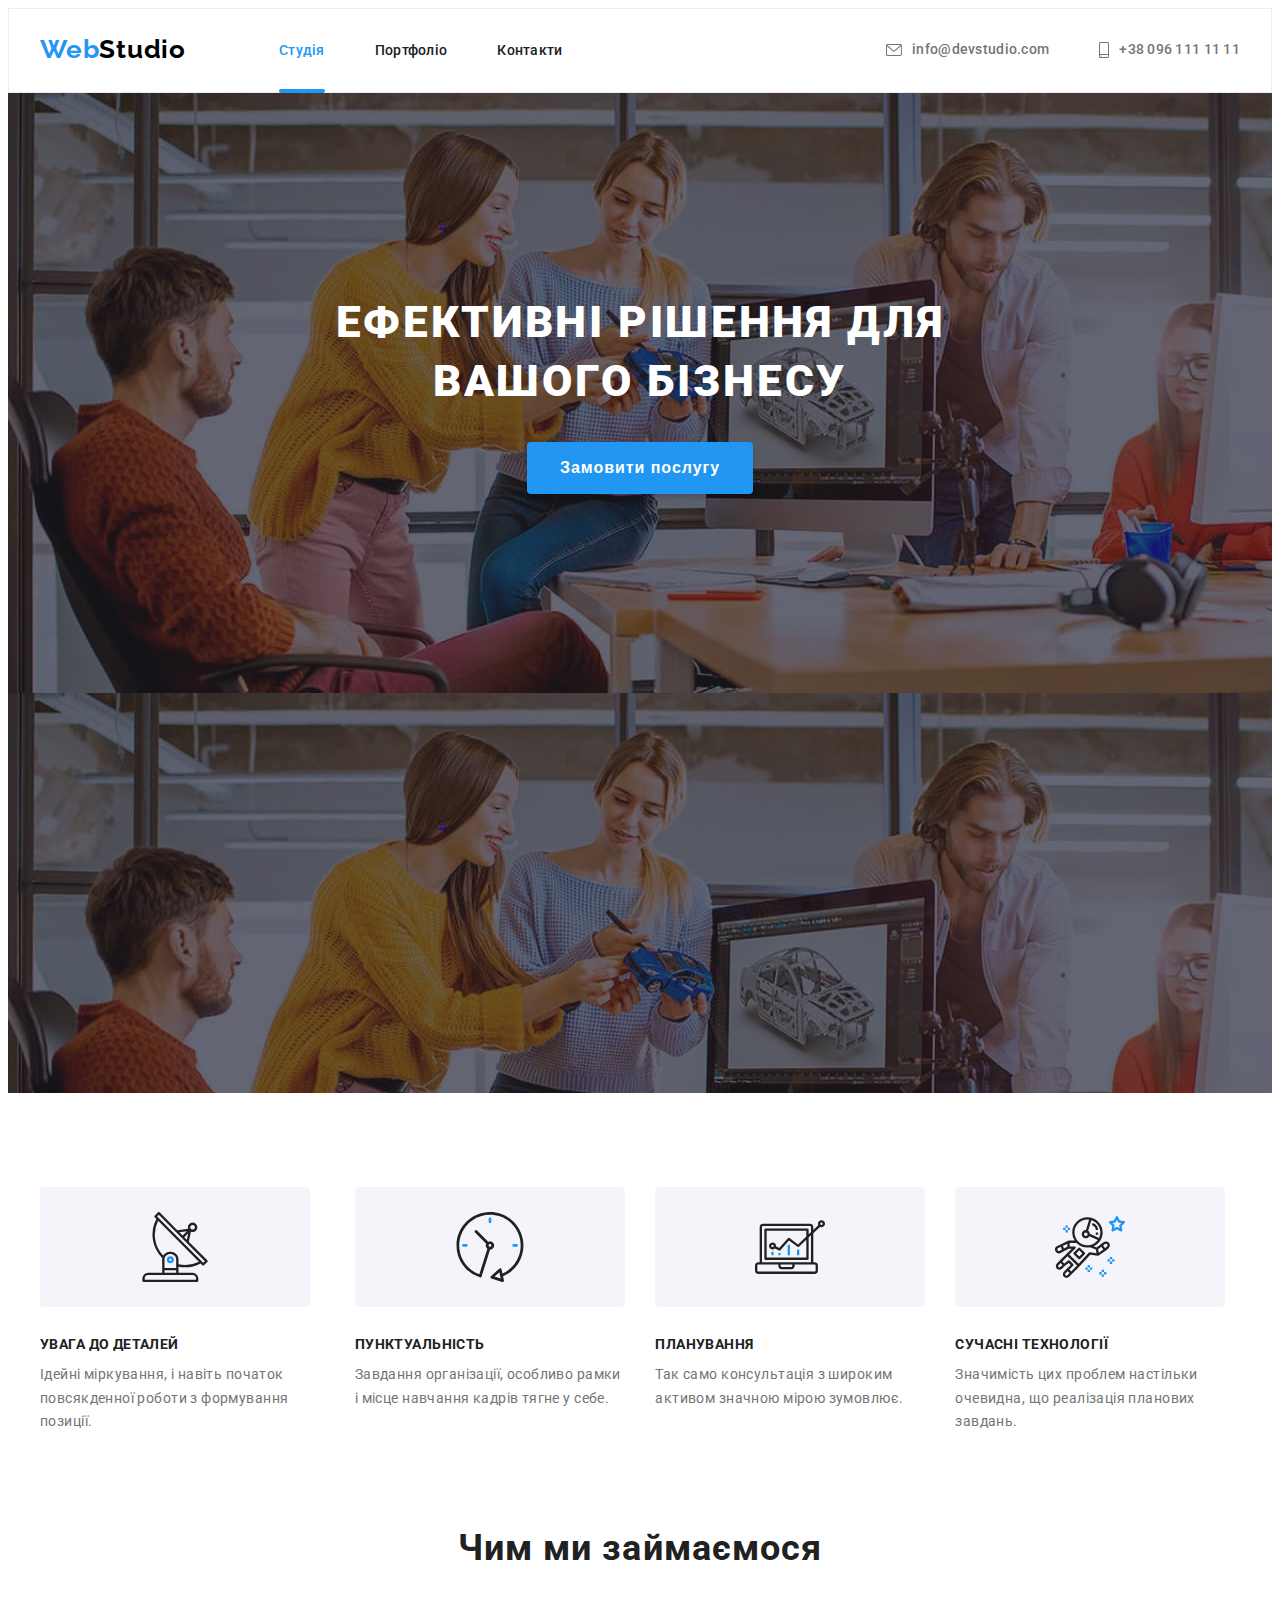
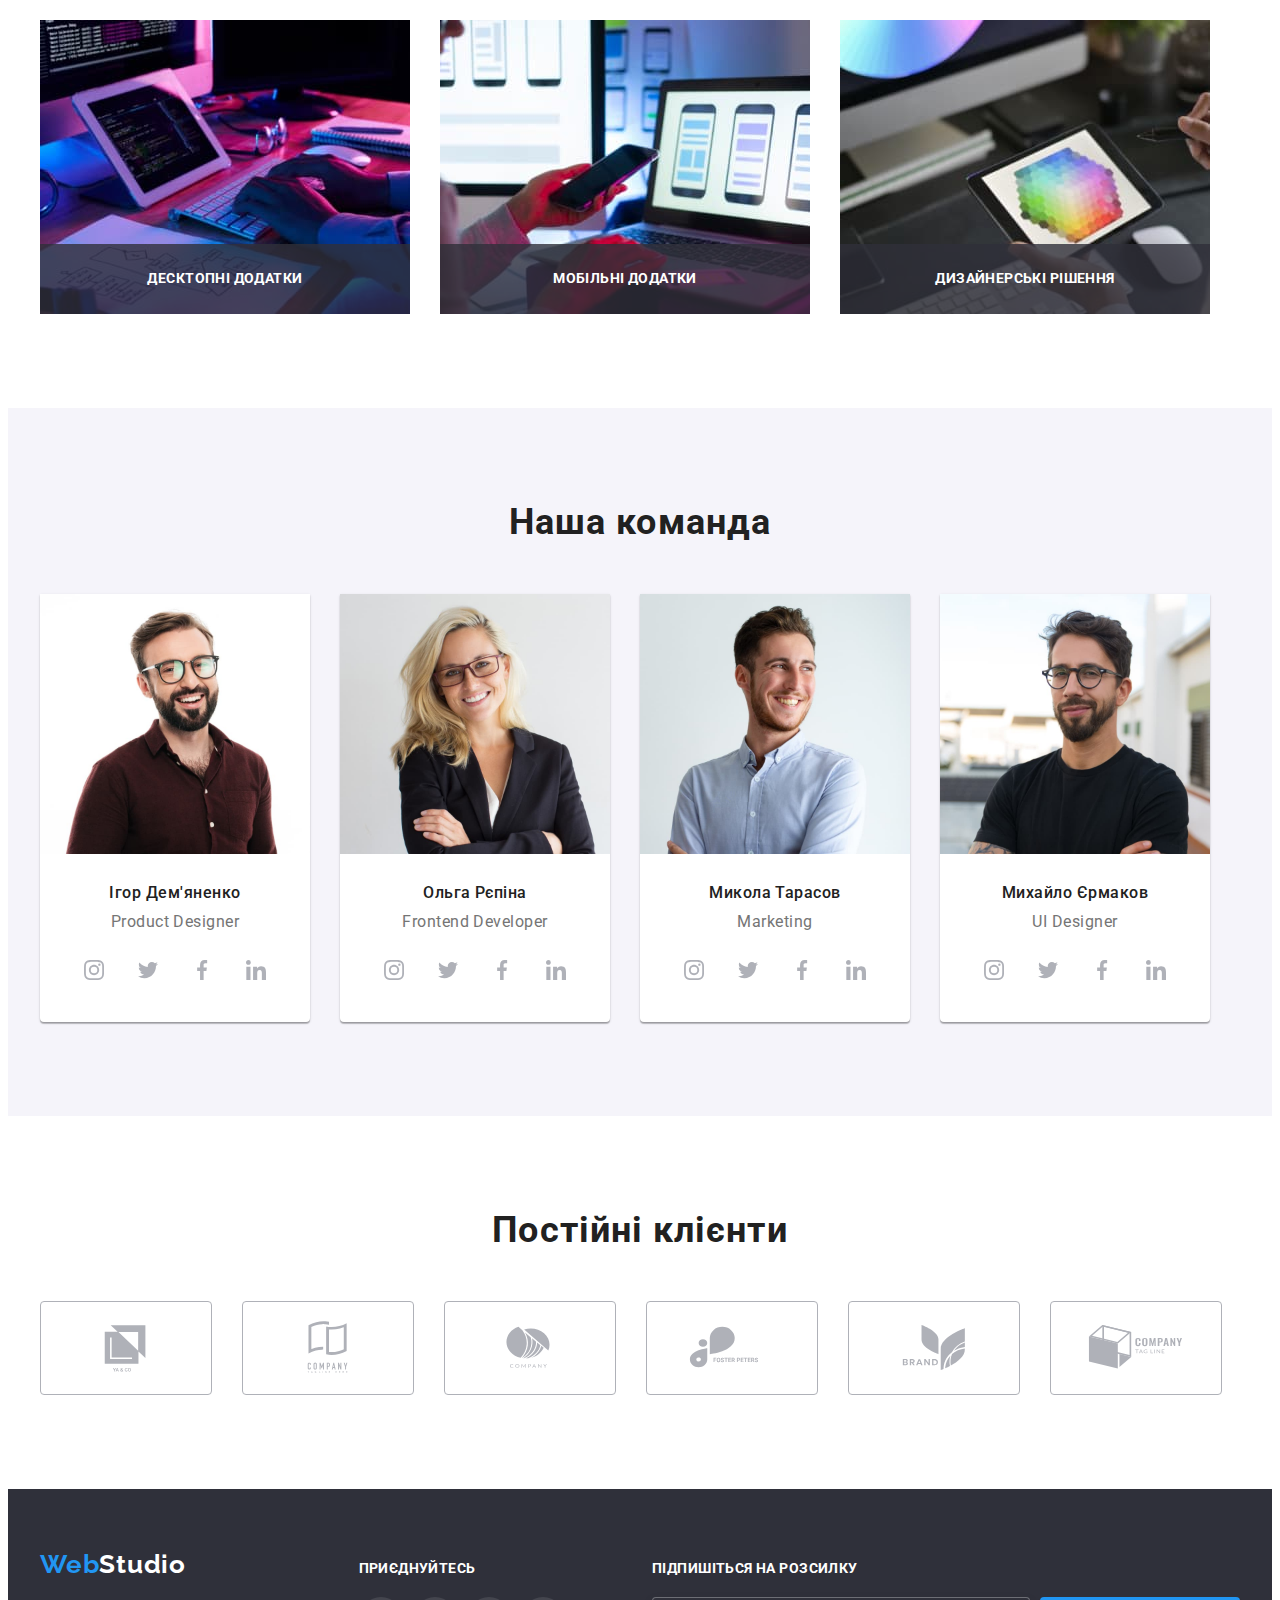
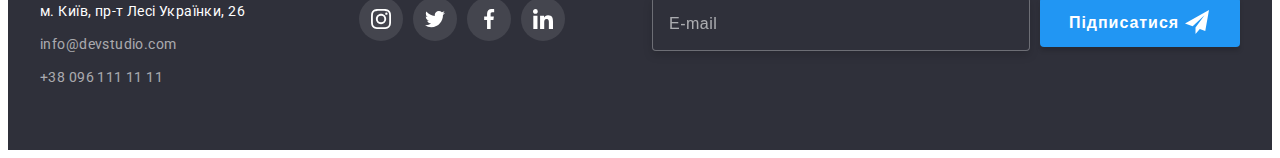
<file: index.html>
<!DOCTYPE html>
<html lang="uk">
  <head>
    <meta charset="UTF-8" />
    <meta http-equiv="X-UA-Compatible" content="IE=edge" />
    <meta name="viewport" content="width=device-width, initial-scale=1.0" />
    <title>Document</title>
    <link rel="preconnect" href="https://fonts.googleapis.com" />
    <link rel="preconnect" href="https://fonts.gstatic.com" crossorigin />
    <link
      href="https://fonts.googleapis.com/css2?family=Raleway:wght@700&family=Roboto:wght@400;500;700;900&display=swap"
      rel="stylesheet"
    />
    <link
      rel="stylesheet"
      href="https://cdnjs.cloudflare.com/ajax/libs/modern-normalize/1.1.0/modern-normalize.min.css"
      integrity="sha512-wpPYUAdjBVSE4KJnH1VR1HeZfpl1ub8YT/NKx4PuQ5NmX2tKuGu6U/JRp5y+Y8XG2tV+wKQpNHVUX03MfMFn9Q=="
      crossorigin="anonymous"
      referrerpolicy="no-referrer"
    />
    <link rel="stylesheet" href="./css/styles.css" />
  </head>
  <body>
    <!--Верхня лінія-->
    <header class="header">
      <div class="container container-header">
        <nav class="nav">
          <a href="./index.html" class="logo link" lang="en"
            >Web<span class="studio link">Studio</span></a
          >
          <ul class="site-nav list">
            <li class="item"><a href="./index.html" class="link current">Студія</a></li>
            <li class="item"><a href="./portfolio.html" class="link">Портфоліо</a></li>
            <li class="item"><a href="#" class="link">Контакти</a></li>
          </ul>
        </nav>
        <ul class="contacts-nav list">
          <li class="contacts-item item">
            <a href="mailto:info@devstudio.com" class="link"
              ><svg class="contacts-icon" width="16" height="12">
                <use href="./images/icons.svg#icon-envelope"></use>
              </svg>
              info@devstudio.com</a
            >
          </li>
          <li class="contacts-item item">
            <a href="tel:+380961111111" class="link"
              ><svg class="contacts-icon" width="10" height="16">
                <use href="./images/icons.svg#icon-smartphone"></use>
              </svg>
              +38 096 111 11 11</a
            >
          </li>
        </ul>
      </div>
    </header>
    <main class="main">
      <!--Шапка-->
      <section class="hero">
        <div class="container container-hero">
          <h1 class="hero-title">Ефективні рішення для вашого бізнесу</h1>
          <button class="button primary" type="button" data-modal-open>Замовити послугу</button>
        </div>
      </section>
      <!--Особливості-->
      <section class="section-feature">
        <div class="container container-feature">
          <ul class="feature list">
            <li class="feature-item">
              <div class="feature-ikon-item">
                <svg class="feature-ikon" width="70" height="70">
                  <use href="./images/icons.svg#icon-antenna"></use>
                </svg>
              </div>
              <h2 class="feature-title">УВАГА ДО ДЕТАЛЕЙ</h2>
              <p class="feature-text">
                Ідейні міркування, і навіть початок повсякденної роботи з формування позиції.
              </p>
            </li>
            <li class="feature-item">
              <div class="feature-ikon-item">
                <svg class="feature-ikon" width="70" height="70">
                  <use href="./images/icons.svg#icon-clock"></use>
                </svg>
              </div>
              <h2 class="feature-title">ПУНКТУАЛЬНІСТЬ</h2>
              <p class="feature-text">
                Завдання організації, особливо рамки і місце навчання кадрів тягне у себе.
              </p>
            </li>
            <li class="feature-item">
              <div class="feature-ikon-item">
                <svg class="feature-ikon" width="70" height="70">
                  <use href="./images/icons.svg#icon-diagram"></use>
                </svg>
              </div>
              <h2 class="feature-title">ПЛАНУВАННЯ</h2>
              <p class="feature-text">
                Так само консультація з широким активом значною мірою зумовлює.
              </p>
            </li>
            <li class="feature-item">
              <div class="feature-ikon-item">
                <svg class="feature-ikon" width="70" height="70">
                  <use href="./images/icons.svg#icon-astronaut"></use>
                </svg>
              </div>
              <h2 class="feature-title">СУЧАСНІ ТЕХНОЛОГІЇ</h2>
              <p class="feature-text">
                Значимість цих проблем настільки очевидна, що реалізація планових завдань.
              </p>
            </li>
          </ul>
        </div>
      </section>
      <!--Чим ми займаємося-->
      <section class="section-content">
        <div class="container container-content">
          <h3 class="content-title">Чим ми займаємося</h3>
          <ul class="content list">
            <li class="content-item">
              <img
                class="images-work"
                src="./images/box1.jpg"
                alt="frontend-work"
                width="370"
                height="294"
              />
              <p class="content-top-text">Десктопні додатки</p>
            </li>
            <li class="content-item">
              <img
                class="images-work"
                src="./images/box2.jpg"
                alt="styles-work"
                width="370"
                height="294"
              />
              <p class="content-top-text">Мобільні додатки</p>
            </li>
            <li class="content-item">
              <img
                class="images-work"
                src="./images/box3.jpg"
                alt="design-work"
                width="370"
                height="294"
              />
              <p class="content-top-text">Дизайнерські рішення</p>
            </li>
          </ul>
        </div>
      </section>
      <!--Наша команда-->
      <section class="section-team">
        <div class="container container-team">
          <h3 class="team-title">Наша команда</h3>
          <ul class="team list">
            <li class="team-item">
              <img
                class="images-team no-gap"
                src="./images/team1.jpg"
                alt="worker1"
                width="270"
                height="260"
              />
              <h4 class="team-name">Ігор Дем'яненко</h4>
              <p class="team-class">Product Designer</p>
              <ul class="team-soc list">
                <li class="team-soc-item">
                  <a href="" class="team-soc-link link">
                    <svg class="team-soc-icon" width="20" height="20">
                      <use href="./images/icons.svg#icon-instagram"></use>
                    </svg>
                  </a>
                </li>
                <li class="team-soc-item">
                  <a href="" class="team-soc-link link">
                    <svg class="team-soc-icon" width="20" height="20">
                      <use href="./images/icons.svg#icon-twitter"></use>
                    </svg>
                  </a>
                </li>
                <li class="team-soc-item">
                  <a href="" class="team-soc-link link">
                    <svg class="team-soc-icon" width="20" height="20">
                      <use href="./images/icons.svg#icon-facebook"></use>
                    </svg>
                  </a>
                </li>
                <li class="team-soc-item">
                  <a href="" class="team-soc-link link">
                    <svg class="team-soc-icon" width="20" height="20">
                      <use href="./images/icons.svg#icon-linkedin"></use>
                    </svg>
                  </a>
                </li>
              </ul>
            </li>
            <li class="team-item">
              <img
                class="images-team no-gap"
                src="./images/team2.jpg"
                alt="worker2"
                width="270"
                height="260"
              />
              <h4 class="team-name">Ольга Рєпіна</h4>
              <p class="team-class">Frontend Developer</p>
              <ul class="team-soc list">
                <li class="team-soc-item">
                  <a href="" class="team-soc-link link">
                    <svg class="team-soc-icon" width="20" height="20">
                      <use href="./images/icons.svg#icon-instagram"></use>
                    </svg>
                  </a>
                </li>
                <li class="team-soc-item">
                  <a href="" class="team-soc-link link">
                    <svg class="team-soc-icon" width="20" height="20">
                      <use href="./images/icons.svg#icon-twitter"></use>
                    </svg>
                  </a>
                </li>
                <li class="team-soc-item">
                  <a href="" class="team-soc-link link">
                    <svg class="team-soc-icon" width="20" height="20">
                      <use href="./images/icons.svg#icon-facebook"></use>
                    </svg>
                  </a>
                </li>
                <li class="team-soc-item">
                  <a href="" class="team-soc-link link">
                    <svg class="team-soc-icon" width="20" height="20">
                      <use href="./images/icons.svg#icon-linkedin"></use>
                    </svg>
                  </a>
                </li>
              </ul>
            </li>
            <li class="team-item">
              <img
                class="images-team no-gap"
                src="./images/team3.jpg"
                alt="worker3"
                width="270"
                height="260"
              />
              <h4 class="team-name">Микола Тарасов</h4>
              <p class="team-class">Marketing</p>
              <ul class="team-soc list">
                <li class="team-soc-item">
                  <a href="" class="team-soc-link link">
                    <svg class="team-soc-icon" width="20" height="20">
                      <use href="./images/icons.svg#icon-instagram"></use>
                    </svg>
                  </a>
                </li>
                <li class="team-soc-item">
                  <a href="" class="team-soc-link link">
                    <svg class="team-soc-icon" width="20" height="20">
                      <use href="./images/icons.svg#icon-twitter"></use>
                    </svg>
                  </a>
                </li>
                <li class="team-soc-item">
                  <a href="" class="team-soc-link link">
                    <svg class="team-soc-icon" width="20" height="20">
                      <use href="./images/icons.svg#icon-facebook"></use>
                    </svg>
                  </a>
                </li>
                <li class="team-soc-item">
                  <a href="" class="team-soc-link link">
                    <svg class="team-soc-icon" width="20" height="20">
                      <use href="./images/icons.svg#icon-linkedin"></use>
                    </svg>
                  </a>
                </li>
              </ul>
            </li>
            <li class="team-item">
              <img
                class="images-team no-gap"
                src="./images/team4.jpg"
                alt="worker4"
                width="270"
                height="260"
              />
              <h4 class="team-name">Михайло Єрмаков</h4>
              <p class="team-class">UI Designer</p>
              <ul class="team-soc list">
                <li class="team-soc-item">
                  <a href="" class="team-soc-link link">
                    <svg class="team-soc-icon" width="20" height="20">
                      <use href="./images/icons.svg#icon-instagram"></use>
                    </svg>
                  </a>
                </li>
                <li class="team-soc-item">
                  <a href="" class="team-soc-link link">
                    <svg class="team-soc-icon" width="20" height="20">
                      <use href="./images/icons.svg#icon-twitter"></use>
                    </svg>
                  </a>
                </li>
                <li class="team-soc-item">
                  <a href="" class="team-soc-link link">
                    <svg class="team-soc-icon" width="20" height="20">
                      <use href="./images/icons.svg#icon-facebook"></use>
                    </svg>
                  </a>
                </li>
                <li class="team-soc-item">
                  <a href="" class="team-soc-link link">
                    <svg class="team-soc-icon" width="20" height="20">
                      <use href="./images/icons.svg#icon-linkedin"></use>
                    </svg>
                  </a>
                </li>
              </ul>
            </li>
          </ul>
        </div>
      </section>
      <!--Клієнти-->
      <section class="section-customers">
        <div class="container container-customers">
          <h3 class="customers-title">Постійні клієнти</h3>
          <ul class="customers-logo-list list">
            <li class="customers-logo-item">
              <a href="" class="customers-logo-link link">
                <svg class="customers-icon" width="106" height="60">
                  <use href="./images/icons.svg#icon-Logo1"></use>
                </svg>
              </a>
            </li>
            <li class="customers-logo-item">
              <a href="" class="customers-logo-link link">
                <svg class="customers-icon" width="106" height="60">
                  <use href="./images/icons.svg#icon-Logo2"></use>
                </svg>
              </a>
            </li>
            <li class="customers-logo-item">
              <a href="" class="customers-logo-link link">
                <svg class="customers-icon" width="106" height="60">
                  <use href="./images/icons.svg#icon-Logo3"></use>
                </svg>
              </a>
            </li>
            <li class="customers-logo-item">
              <a href="" class="customers-logo-link link">
                <svg class="customers-icon" width="106" height="60">
                  <use href="./images/icons.svg#icon-Logo4"></use>
                </svg>
              </a>
            </li>
            <li class="customers-logo-item">
              <a href="" class="customers-logo-link link">
                <svg class="customers-icon" width="106" height="60">
                  <use href="./images/icons.svg#icon-Logo5"></use>
                </svg>
              </a>
            </li>
            <li class="customers-logo-item">
              <a href="" class="customers-logo-link link">
                <svg class="customers-icon" width="106" height="60">
                  <use href="./images/icons.svg#icon-Logo6"></use>
                </svg>
              </a>
            </li>
          </ul>
        </div>
      </section>
    </main>
    <!--Підвал-->
    <footer class="footer">
      <div class="container container-footer">
        <div class="address-logo">
          <a href="./index.html" class="footer-logo link" lang="en"
            >Web<span class="footer-studio link">Studio</span></a
          >
          <address class="address">
            <ul class="address-nav list">
              <li class="address-item">
                <a
                  href="https://goo.gl/maps/467CXMGUrqbuEtQ98"
                  target="_blank"
                  title="google-maps"
                  class="map link"
                  >м. Київ, пр-т Лесі Українки, 26</a
                >
              </li>
              <li class="address-item">
                <a href="mailto:info@devstudio.com" class="mail link">info@devstudio.com</a>
              </li>
              <li class="address-item">
                <a href="tel:+380961111111" class="tel link">+38 096 111 11 11</a>
              </li>
            </ul>
          </address>
        </div>
        <div class="join">
          <p class="join-title">приєднуйтесь</p>
          <ul class="join-soc list">
            <li class="join-soc-item">
              <a href="#" class="join-soc-link link">
                <svg class="team-soc-icon" width="20" height="20">
                  <use href="./images/icons.svg#icon-instagram"></use>
                </svg>
              </a>
            </li>
            <li class="join-soc-item">
              <a href="#" class="join-soc-link link">
                <svg class="join-soc-icon" width="20" height="20">
                  <use href="./images/icons.svg#icon-twitter"></use>
                </svg>
              </a>
            </li>
            <li class="join-soc-item">
              <a href="#" class="join-soc-link link">
                <svg class="team-soc-icon" width="20" height="20">
                  <use href="./images/icons.svg#icon-facebook"></use>
                </svg>
              </a>
            </li>
            <li class="join-soc-item">
              <a href="#" class="join-soc-link link">
                <svg class="team-soc-icon" width="20" height="20">
                  <use href="./images/icons.svg#icon-linkedin"></use>
                </svg>
              </a>
            </li>
          </ul>
        </div>
        <div class="subscribe">
          <p class="subscribe-title">Підпишіться на розсилку</p>
          <form class="subscribe-form">
            <input
              type="email"
              class="subscribe-email"
              name="subscribe-email"
              placeholder="E-mail"
              required
            />
            <button type="submit" class="subscribe-button">
              Підписатися
              <svg class="icon-send" width="24" height="24">
                <use href="./images/icons.svg#icon-send"></use>
              </svg>
            </button>
          </form>
        </div>
      </div>
    </footer>
    <!-- Модальне вікно -->
    <div class="backdrop is-hidden" data-modal>
      <div class="modal">
        <button type="button" class="modal-close" data-modal-close>
          <svg class="icon-close" width="18" height="18">
            <use href="./images/icons.svg#icon-close"></use>
          </svg>
        </button>
        <p class="modal-title">Залиште свої дані, ми вам передзвонимо</p>
        <form class="modal-form">
          <div class="input-field">
            <label for="user-name" class="input-title">Ім'я</label>
            <div class="input-wrap">
              <input type="text" class="modal-input" name="user-name" id="user-name" required />
              <svg class="input-icon" width="18" height="18">
                <use href="./images/icons.svg#icon-person"></use>
              </svg>
            </div>
          </div>
          <div class="input-field">
            <label for="user-tel" class="input-title">Телефон</label>
            <div class="input-wrap">
              <input
                type="tel"
                class="modal-input"
                name="user-tel"
                id="user-tel"
                required
                minlength="10"
              />
              <svg class="input-icon" width="18" height="18">
                <use href="./images/icons.svg#icon-phone"></use>
              </svg>
            </div>
          </div>
          <div class="input-field">
            <label for="user-email" class="input-title">Пошта</label>
            <div class="input-wrap">
              <input type="email" class="modal-input" name="user-email" id="user-email" required />
              <svg class="input-icon" width="18" height="18">
                <use href="./images/icons.svg#icon-email"></use>
              </svg>
            </div>
          </div>
          <div class="comment-field">
            <label for="user-comment" class="input-title">Коментар</label>
            <textarea
              name="user-comment"
              id="user-comment"
              class="modal-comment"
              placeholder="Введіть текст"
            ></textarea>
          </div>
          <div class="checkbox-field">
            <input
              type="checkbox"
              name="user-checkbox"
              value="true"
              class="input-checkbox visually-hidden"
              id="user-checkbox"
            />
            <label for="user-checkbox" class="checkbox-text">
              <span
                ><svg class="check-icon" width="16" height="15">
                  <use href="./images/icons.svg#icon-check"></use></svg></span
              >Погоджуюся з розсилкою та приймаю<a href="#" class="checkbox-link"
                >Умови договору</a
              ></label
            >
          </div>
          <div class="modal-boxbutton">
            <button type="submit" class="modal-button">Відправити</button>
          </div>
        </form>
      </div>
    </div>
    <script src="./js/modal.js"></script>
  </body>
</html>
</file>
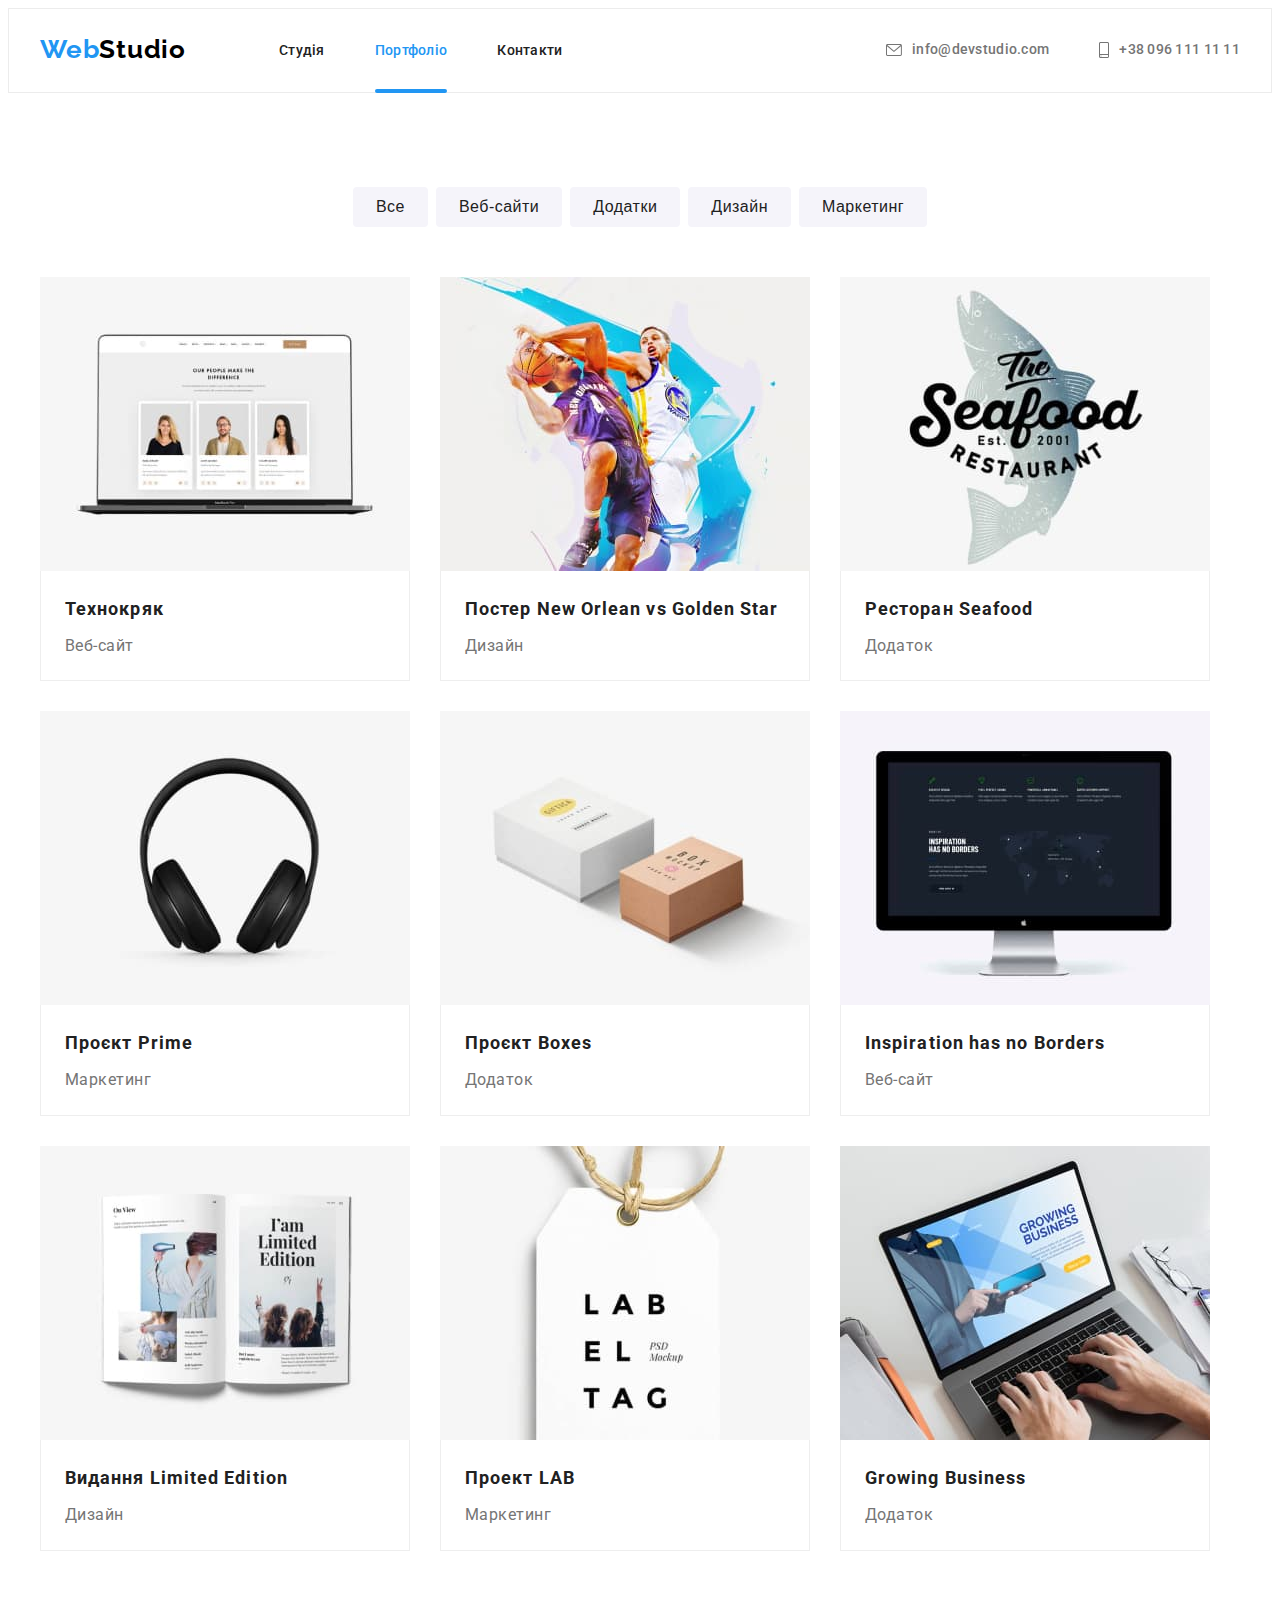
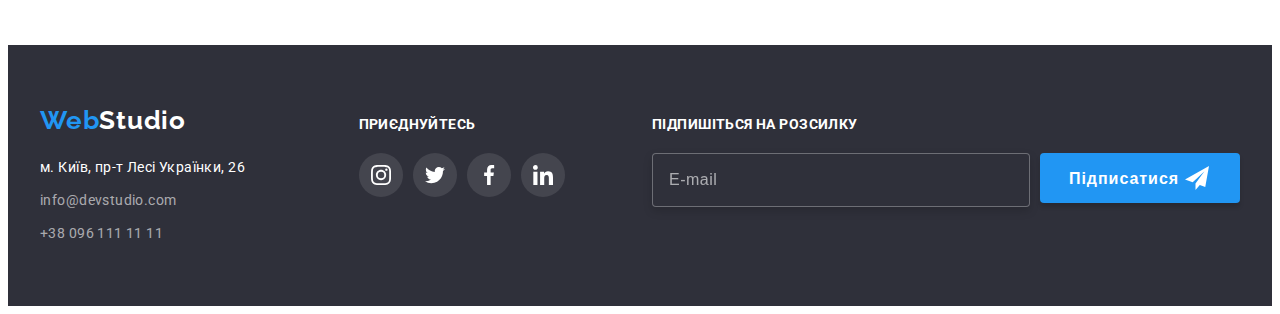
<file: portfolio.html>
<!DOCTYPE html>
<html lang="uk">
  <head>
    <meta charset="UTF-8" />
    <meta http-equiv="X-UA-Compatible" content="IE=edge" />
    <meta name="viewport" content="width=device-width, initial-scale=1.0" />
    <title>Document</title>
    <link rel="preconnect" href="https://fonts.googleapis.com" />
    <link rel="preconnect" href="https://fonts.gstatic.com" crossorigin />
    <link
      href="https://fonts.googleapis.com/css2?family=Raleway:wght@700&family=Roboto:wght@400;500;700;900&display=swap"
      rel="stylesheet"
    />
    <link
      rel="stylesheet"
      href="https://cdnjs.cloudflare.com/ajax/libs/modern-normalize/1.1.0/modern-normalize.min.css"
      integrity="sha512-wpPYUAdjBVSE4KJnH1VR1HeZfpl1ub8YT/NKx4PuQ5NmX2tKuGu6U/JRp5y+Y8XG2tV+wKQpNHVUX03MfMFn9Q=="
      crossorigin="anonymous"
      referrerpolicy="no-referrer"
    />
    <link rel="stylesheet" href="./css/styles.css" />
  </head>
  <body>
    <!--Верхня лінія-->
    <header class="header">
      <div class="container container-header">
        <nav class="nav">
          <a href="./index.html" class="logo link" lang="en"
            >Web<span class="studio link">Studio</span></a
          >
          <ul class="site-nav list">
            <li class="item"><a href="./index.html" class="link">Студія</a></li>
            <li class="item"><a href="./portfolio.html" class="link current">Портфоліо</a></li>
            <li class="item"><a href="" class="link">Контакти</a></li>
          </ul>
        </nav>
        <ul class="contacts-nav list">
          <li class="contacts-item item">
            <a href="mailto:info@devstudio.com" class="link"
              ><svg class="contacts-icon" width="16" height="12">
                <use href="./images/icons.svg#icon-envelope"></use>
              </svg>
              info@devstudio.com</a
            >
          </li>
          <li class="contacts-item item">
            <a href="tel:+380961111111" class="link"
              ><svg class="contacts-icon" width="10" height="16">
                <use href="./images/icons.svg#icon-smartphone"></use>
              </svg>
              +38 096 111 11 11</a
            >
          </li>
        </ul>
      </div>
    </header>
    <main class="portfolio-main">
      <!--Портфоліо-->
      <section class="section-portfolio">
        <div class="container container-portfolio">
          <ul class="button list">
            <li class="button-item"><button class="button secondary" type="button">Все</button></li>
            <li class="button-item">
              <button class="button secondary" type="button">Веб-сайти</button>
            </li>
            <li class="button-item">
              <button class="button secondary" type="button">Додатки</button>
            </li>
            <li class="button-item">
              <button class="button secondary" type="button">Дизайн</button>
            </li>
            <li class="button-item">
              <button class="button secondary" type="button">Маркетинг</button>
            </li>
          </ul>
          <ul class="portfolio list">
            <li class="portfolio-item">
              <a href="#" rel="stylesheet" class="portfolio-link link">
                <div class="portfolio-top-box">
                  <img
                    class="images-portfolio no-gap"
                    src="./images/portfolio1.jpg"
                    alt="portfolio1"
                    width="370"
                    height="294"
                  />
                  <p class="portfolio-top-text">
                    Ресурс пропонує комплексні пропозиції з різним рівнем функціоналу та сервісів.
                    Все це дозволить відвідувачу отримати вичерпні відомості про компанію чи
                    приватну особу.
                  </p>
                </div>
                <div class="portfolio-box">
                  <h3 class="portfolio-name">Технокряк</h3>
                  <p class="portfolio-class">Веб-сайт</p>
                </div>
              </a>
            </li>
            <li class="portfolio-item">
              <a href="#" rel="stylesheet" class="portfolio-link link">
                <div class="portfolio-top-box">
                  <img
                    class="images-portfolio no-gap"
                    src="./images/portfolio2.jpg"
                    alt="portfolio2"
                    width="370"
                    height="294"
                  />
                  <p class="portfolio-top-text">
                    Ресурс пропонує комплексні пропозиції з різним рівнем функціоналу та сервісів.
                    Все це дозволить відвідувачу отримати вичерпні відомості про компанію чи
                    приватну особу.
                  </p>
                </div>
                <div class="portfolio-box">
                  <h3 class="portfolio-name">Постер New Orlean vs Golden Star</h3>
                  <p class="portfolio-class">Дизайн</p>
                </div></a
              >
            </li>
            <li class="portfolio-item">
              <a href="#" rel="stylesheet" class="portfolio-link link">
                <div class="portfolio-top-box">
                  <img
                    class="images-portfolio no-gap"
                    src="./images/portfolio3.jpg"
                    alt="portfolio3"
                    width="370"
                    height="294"
                  />
                  <p class="portfolio-top-text">
                    Ресурс пропонує комплексні пропозиції з різним рівнем функціоналу та сервісів.
                    Все це дозволить відвідувачу отримати вичерпні відомості про компанію чи
                    приватну особу.
                  </p>
                </div>
                <div class="portfolio-box">
                  <h3 class="portfolio-name">Ресторан Seafood</h3>
                  <p class="portfolio-class">Додаток</p>
                </div></a
              >
            </li>
            <li class="portfolio-item">
              <a href="#" rel="stylesheet" class="portfolio-link link">
                <div class="portfolio-top-box">
                  <img
                    class="images-portfolio no-gap"
                    src="./images/portfolio4.jpg"
                    alt="portfolio4"
                    width="370"
                    height="294"
                  />
                  <p class="portfolio-top-text">
                    Ресурс пропонує комплексні пропозиції з різним рівнем функціоналу та сервісів.
                    Все це дозволить відвідувачу отримати вичерпні відомості про компанію чи
                    приватну особу.
                  </p>
                </div>
                <div class="portfolio-box">
                  <h3 class="portfolio-name">Проєкт Prime</h3>
                  <p class="portfolio-class">Маркетинг</p>
                </div></a
              >
            </li>
            <li class="portfolio-item">
              <a href="#" rel="stylesheet" class="portfolio-link link">
                <div class="portfolio-top-box">
                  <img
                    class="images-portfolio no-gap"
                    src="./images/portfolio5.jpg"
                    alt="portfolio5"
                    width="370"
                    height="294"
                  />
                  <p class="portfolio-top-text">
                    Ресурс пропонує комплексні пропозиції з різним рівнем функціоналу та сервісів.
                    Все це дозволить відвідувачу отримати вичерпні відомості про компанію чи
                    приватну особу.
                  </p>
                </div>
                <div class="portfolio-box">
                  <h3 class="portfolio-name">Проєкт Boxes</h3>
                  <p class="portfolio-class">Додаток</p>
                </div></a
              >
            </li>
            <li class="portfolio-item">
              <a href="#" rel="stylesheet" class="portfolio-link link">
                <div class="portfolio-top-box">
                  <img
                    class="images-portfolio no-gap"
                    src="./images/portfolio6.jpg"
                    alt="portfolio6"
                    width="370"
                    height="294"
                  />
                  <p class="portfolio-top-text">
                    Ресурс пропонує комплексні пропозиції з різним рівнем функціоналу та сервісів.
                    Все це дозволить відвідувачу отримати вичерпні відомості про компанію чи
                    приватну особу.
                  </p>
                </div>
                <div class="portfolio-box">
                  <h3 class="portfolio-name">Inspiration has no Borders</h3>
                  <p class="portfolio-class">Веб-сайт</p>
                </div></a
              >
            </li>
            <li class="portfolio-item">
              <a href="#" rel="stylesheet" class="portfolio-link link">
                <div class="portfolio-top-box">
                  <img
                    class="images-portfolio no-gap"
                    src="./images/portfolio7.jpg"
                    alt="portfolio7"
                    width="370"
                    height="294"
                  />
                  <p class="portfolio-top-text">
                    Ресурс пропонує комплексні пропозиції з різним рівнем функціоналу та сервісів.
                    Все це дозволить відвідувачу отримати вичерпні відомості про компанію чи
                    приватну особу.
                  </p>
                </div>
                <div class="portfolio-box">
                  <h3 class="portfolio-name">Видання Limited Edition</h3>
                  <p class="portfolio-class">Дизайн</p>
                </div></a
              >
            </li>
            <li class="portfolio-item">
              <a href="#" rel="stylesheet" class="portfolio-link link">
                <div class="portfolio-top-box">
                  <img
                    class="images-portfolio no-gap"
                    src="./images/portfolio8.jpg"
                    alt="portfolio8"
                    width="370"
                    height="294"
                  />
                  <p class="portfolio-top-text">
                    Ресурс пропонує комплексні пропозиції з різним рівнем функціоналу та сервісів.
                    Все це дозволить відвідувачу отримати вичерпні відомості про компанію чи
                    приватну особу.
                  </p>
                </div>
                <div class="portfolio-box">
                  <h3 class="portfolio-name">Проект LAB</h3>
                  <p class="portfolio-class">Маркетинг</p>
                </div></a
              >
            </li>
            <li class="portfolio-item">
              <a href="#" rel="stylesheet" class="portfolio-link link">
                <div class="portfolio-top-box">
                  <img
                    class="images-portfolio no-gap"
                    src="./images/portfolio9.jpg"
                    alt="portfolio9"
                    width="370"
                    height="294"
                  />
                  <p class="portfolio-top-text">
                    Ресурс пропонує комплексні пропозиції з різним рівнем функціоналу та сервісів.
                    Все це дозволить відвідувачу отримати вичерпні відомості про компанію чи
                    приватну особу.
                  </p>
                </div>
                <div class="portfolio-box">
                  <h3 class="portfolio-name">Growing Business</h3>
                  <p class="portfolio-class">Додаток</p>
                </div></a
              >
            </li>
          </ul>
        </div>
      </section>
    </main>
    <!--Підвал-->
    <footer class="footer">
      <div class="container container-footer">
        <div class="address-logo">
          <a href="./index.html" class="footer-logo link" lang="en"
            >Web<span class="footer-studio link">Studio</span></a
          >
          <address class="address">
            <ul class="address-nav list">
              <li class="address-item">
                <a
                  href="https://goo.gl/maps/467CXMGUrqbuEtQ98"
                  target="_blank"
                  title="google-maps"
                  class="map link"
                  >м. Київ, пр-т Лесі Українки, 26</a
                >
              </li>
              <li class="address-item">
                <a href="mailto:info@devstudio.com" class="mail link">info@devstudio.com</a>
              </li>
              <li class="address-item">
                <a href="tel:+380961111111" class="tel link">+38 096 111 11 11</a>
              </li>
            </ul>
          </address>
        </div>
        <div class="join">
          <p class="join-title">приєднуйтесь</p>
          <ul class="join-soc list">
            <li class="join-soc-item">
              <a href="#" class="join-soc-link link">
                <svg class="team-soc-icon" width="20" height="20">
                  <use href="./images/icons.svg#icon-instagram"></use>
                </svg>
              </a>
            </li>
            <li class="join-soc-item">
              <a href="#" class="join-soc-link link">
                <svg class="join-soc-icon" width="20" height="20">
                  <use href="./images/icons.svg#icon-twitter"></use>
                </svg>
              </a>
            </li>
            <li class="join-soc-item">
              <a href="#" class="join-soc-link link">
                <svg class="team-soc-icon" width="20" height="20">
                  <use href="./images/icons.svg#icon-facebook"></use>
                </svg>
              </a>
            </li>
            <li class="join-soc-item">
              <a href="#" class="join-soc-link link">
                <svg class="team-soc-icon" width="20" height="20">
                  <use href="./images/icons.svg#icon-linkedin"></use>
                </svg>
              </a>
            </li>
          </ul>
        </div>
        <div class="subscribe">
          <p class="subscribe-title">Підпишіться на розсилку</p>
          <form class="subscribe-form">
            <input
              type="email"
              class="subscribe-email"
              name="subscribe-email"
              placeholder="E-mail"
              required
            />
            <button type="submit" class="subscribe-button">
              Підписатися
              <svg class="icon-send" width="24" height="24">
                <use href="./images/icons.svg#icon-send"></use>
              </svg>
            </button>
          </form>
        </div>
      </div>
    </footer>
  </body>
</html>
</file>
<file: css/styles.css>
:root {
  --primari-text-color: #212121;
  --titl-text-color: #757575;
  --accent-color: #ffffff;
  --primari-link-color: #2196f3;
  --primari-bg-color: #f5f5f5;
  --secondary-bg-color: #f5f4fa;
  --studio-color: #000000;
  --footer-bg: #2f303a;
  --hero-bg: #c4c4c4;
  --portfolio-border-color: #eeeeee;
  --header-border-color: #ececec;
  --address-nav-color: rgba(255, 255, 255, 0.6);
  --icon-color: #afb1b8;
  --icon-close: #000000;
}
p,
h1,
h2,
h3,
h4,
h5,
h6 {
  margin: 0;
}
ul {
  margin: 0;
  padding-left: 0;
}
body {
  font-family: 'Roboto', sans-serif;
  background-color: var(--accent-color);
}
.list {
  list-style: none;
}
.link {
  text-decoration: none;
}
.container {
  width: 1200px;
  padding-left: 15px;
  padding-right: 15px;
  margin-left: auto;
  margin-right: auto;
}
/* <!--Верхня лінія--> */
.header {
  background-color: var(--accent-color);
  border: 1px solid var(--header-border-color);
}
/*logo*/
.logo {
  font-family: 'Raleway', sans-serif;
  font-weight: 700;
  font-size: 26px;
  line-height: 1.19;
  letter-spacing: 0.03em;
  color: var(--primari-link-color);

  display: block;
  padding-top: 24px;
  padding-bottom: 25px;
}
.studio {
  color: var(--studio-color);
}
/*main-nav*/
.site-nav .link {
  font-weight: 500;
  font-size: 14px;
  line-height: 1.33;
  letter-spacing: 0.02em;
  color: var(--primari-text-color);

  display: block;
  padding-top: 32px;
  padding-bottom: 32px;

  transition: color 250ms cubic-bezier(0.4, 0, 0.2, 1);
}
.site-nav .link:hover,
.site-nav .link:focus {
  color: var(--primari-link-color);
}
.site-nav .link.current {
  color: var(--primari-link-color);
  position: relative;
}
.site-nav {
  display: flex;
  margin-left: 93px;
}
.site-nav .item + .item {
  margin-left: 50px;
}
.site-nav .link.current::after {
  position: absolute;
  bottom: -1px;
  left: 0;

  content: '';
  display: block;
  width: 100%;
  height: 4px;
  border-radius: 2px;
  background-color: currentColor;
}
/*contact*/
.contacts-nav .link {
  font-weight: 500;
  font-size: 14px;
  line-height: 1.14;
  letter-spacing: 0.02em;
  color: var(--titl-text-color);

  display: flex;
  padding-top: 32px;
  padding-bottom: 32px;
  align-items: center;

  transition: color 250ms cubic-bezier(0.4, 0, 0.2, 1);
}
.contacts-nav .link:hover,
.contacts-nav .link:focus {
  color: var(--primari-link-color);
}
.contacts-nav {
  display: flex;
  margin-left: auto;
  align-items: baseline;
}
.contacts-icon {
  margin-right: 10px;
  fill: currentColor;
}
.contacts-nav .item + .item {
  margin-left: 50px;
}
.container-header,
.nav,
.site-nav,
.contacts-nav {
  display: flex;
  align-items: center;
  padding-top: 0;
  padding-bottom: 0;
}
/* <!--Шапка--> */
/*hero*/
.hero {
  background-color: var(--hero-bg);
  text-align: center;
  padding-top: 200px;
  padding-bottom: 200px;

  max-width: 1600px;
  height: 600px;
  margin-left: auto;
  margin-right: auto;
  background-image: linear-gradient(to right, rgba(47, 48, 58, 0.4), rgba(47, 48, 58, 0.4)),
    url(../images/hero.jpg);
}
.hero-title {
  font-weight: 900;
  font-size: 44px;
  line-height: 1.36;
  text-align: center;
  letter-spacing: 0.06em;
  text-transform: uppercase;
  color: var(--accent-color);

  margin-top: 0;
  margin-bottom: 30px;
  margin-left: auto;
  margin-right: auto;
  max-width: 696px;
}
.button.primary {
  font-weight: 700;
  font-size: 16px;
  line-height: 1.87;
  display: flex;
  align-items: center;
  text-align: center;
  letter-spacing: 0.06em;
  color: var(--accent-color);
  background-color: var(--primari-link-color);
  box-shadow: 0px 4px 4px rgba(0, 0, 0, 0.15);
  cursor: pointer;

  border: 1px solid transparent;
  border-radius: 4px;
  padding: 10px 32px;
  display: inline-block;
  min-width: 216px;
}
/* <!--Особливості--> */
/*section-feature*/
.section-feature {
  /* background-color: var(--accent-color); */
  padding-top: 94px;
  padding-bottom: 94px;
}
.feature-title {
  font-weight: 700;
  font-size: 14px;
  line-height: 1.14;
  letter-spacing: 0.03em;
  text-transform: uppercase;
  color: var(--primari-text-color);

  margin-bottom: 10px;
  min-width: 270px;
}
.feature-text {
  font-size: 14px;
  line-height: 1.71;
  letter-spacing: 0.03em;
  color: var(--titl-text-color);

  min-width: 270px;
}
.feature {
  display: flex;
}
.feature-ikon-item {
  width: 270px;
  height: 120px;
  background: var(--secondary-bg-color);
  border-radius: 4px;
  display: flex;
  align-items: center;
  justify-content: center;
  margin-bottom: 30px;
}
.feature .feature-item + .feature-item {
  margin-left: 30px;
}
/* <!--Чим ми займаємося--> */
/*section-content*/
.section-content {
  /* background-color: var(--accent-color); */
  padding-bottom: 94px;
}
.content-title {
  font-weight: 700;
  font-size: 36px;
  line-height: 1.16;
  text-align: center;
  letter-spacing: 0.03em;
  color: var(--primari-text-color);

  margin-bottom: 50px;
  margin-left: auto;
  margin-right: auto;
  min-width: 366px;
}
.container-content {
  padding-top: 0;
}
.content {
  display: flex;
}
.content .content-item + .content-item {
  margin-left: 30px;
}
.images-work {
  max-width: 100%;
  height: auto;
  display: block;
}
.content-item {
  position: relative;
}
.content-top-text {
  position: absolute;
  bottom: 0;
  left: 0;

  font-weight: 700;
  font-size: 14px;
  line-height: 1.14;
  text-align: center;
  letter-spacing: 0.03em;
  text-transform: uppercase;
  color: var(--accent-color);

  background: rgba(47, 48, 58, 0.8);
  width: 100%;
  height: 70px;

  display: flex;
  justify-content: center;
  align-items: center;
}
/* <!--Наша команда-->*/
/*section-teamt*/
.section-team {
  background-color: var(--secondary-bg-color);
  padding-top: 94px;
  padding-bottom: 94px;
}
.team-title {
  font-weight: 700;
  font-size: 36px;
  line-height: 1.16;
  text-align: center;
  letter-spacing: 0.03em;
  color: var(--primari-text-color);

  margin-bottom: 50px;
  margin-left: auto;
  margin-right: auto;
  min-width: 264px;
}
.team-item {
  background-color: var(--accent-color);
  box-shadow: 0px 1px 3px rgba(0, 0, 0, 0.12), 0px 1px 1px rgba(0, 0, 0, 0.14),
    0px 2px 1px rgba(0, 0, 0, 0.2);
  border-radius: 0px 0px 4px 4px;
}

.images-team {
  max-width: 100%;
  height: auto;
}
.images-team.no-gap {
  display: block;
}
.team-name {
  font-weight: 500;
  font-size: 16px;
  line-height: 1.18;
  text-align: center;
  letter-spacing: 0.03em;
  color: var(--primari-text-color);

  padding-top: 30px;
  margin-bottom: 10px;
}
.team-class {
  font-size: 16px;
  line-height: 1.18;
  text-align: center;
  letter-spacing: 0.03em;
  color: var(--titl-text-color);
  margin-bottom: 16px;
}
.team {
  display: flex;
}
.team .team-item + .team-item {
  margin-left: 30px;
}
.team-soc {
  display: flex;
  justify-content: center;
  gap: 10px;
  padding-bottom: 30px;
}
.team-soc-link {
  width: 44px;
  height: 44px;
  border-radius: 50%;
  background-color: var(--accent-color);
  display: flex;
  align-items: center;
  justify-content: center;
  fill: var(--icon-color);

  transition: fill 250ms cubic-bezier(0.4, 0, 0.2, 1),
    background-color 250ms cubic-bezier(0.4, 0, 0.2, 1);
}
.team-soc-link:hover,
.team-soc-link:focus {
  fill: var(--accent-color);
  background-color: var(--primari-link-color);
}
/* <!--Клієнти--> */
.section-customers {
  /* background-color: var(--accent-color); */
  padding-top: 94px;
  padding-bottom: 94px;
}
.customers-title {
  font-weight: 700;
  font-size: 36px;
  line-height: 1.16;
  text-align: center;
  letter-spacing: 0.03em;
  color: var(--primari-text-color);
  margin-bottom: 50px;
  margin-left: auto;
  margin-right: auto;
  min-width: 297px;
}
.customers-logo-list {
  display: flex;
  gap: 30px;
}
.customers-logo-link {
  width: 170px;
  height: 92px;
  border: 1px solid var(--icon-color);
  border-radius: 4px;
  display: flex;
  align-items: center;
  justify-content: center;
  fill: var(--icon-color);

  transition: fill 250ms cubic-bezier(0.4, 0, 0.2, 1),
    border-color 250ms cubic-bezier(0.4, 0, 0.2, 1);
}
.customers-logo-link:hover,
.customers-logo-link:focus {
  fill: var(--primari-link-color);
  border-color: var(--primari-link-color);
}
/* <!--Підвал--> */
/*footer*/
/*webstudio*/
.footer {
  background-color: var(--footer-bg);
  padding-top: 60px;
  padding-bottom: 60px;
}
.footer-logo {
  display: inline-block;
  margin-bottom: 20px;

  font-family: 'Raleway', sans-serif;
  font-weight: 700;
  font-size: 26px;
  line-height: 1.19;
  letter-spacing: 0.03em;
  color: var(--primari-link-color);
}
.footer-studio {
  font-family: 'Raleway', sans-serif;
  font-weight: 700;
  font-size: 26px;
  line-height: 1.19;
  letter-spacing: 0.03em;
  color: var(--accent-color);
}
/*address*/

.address-nav .map.link {
  min-width: 231px;
  display: inline-block;

  font-size: 14px;
  line-height: 1.71;
  letter-spacing: 0.03em;
  color: var(--accent-color);
  font-style: normal;

  transition: color 250ms cubic-bezier(0.4, 0, 0.2, 1);
}
.address-nav .map.link:hover,
.address-nav .map.link:focus {
  color: var(--primari-link-color);
}
.address-nav .mail.link {
  font-size: 14px;
  line-height: 1.71;
  letter-spacing: 0.03em;
  color: var(--address-nav-color);
  font-style: normal;

  transition: color 250ms cubic-bezier(0.4, 0, 0.2, 1);
}
.address-nav .mail.link:hover,
.address-nav .mail.link:focus {
  color: var(--primari-link-color);
}
.address-nav .tel.link {
  display: inline-block;

  font-size: 14px;
  line-height: 1.71;
  letter-spacing: 0.03em;
  color: var(--address-nav-color);
  font-style: normal;

  transition: color 250ms cubic-bezier(0.4, 0, 0.2, 1);
}
.address-nav .tel.link:hover,
.address-nav .tel.link:focus {
  color: var(--primari-link-color);
}
.address-item {
  margin-bottom: 9px;
}
.address-item:nth-child(3n) {
  margin-bottom: 0;
}
.container-footer {
  display: flex;
}
/* join */
.container-footer {
  display: flex;
  align-items: baseline;

  justify-content: space-between;
}
.join-title {
  font-weight: 700;
  font-size: 14px;
  line-height: 1.14;
  letter-spacing: 0.03em;
  text-transform: uppercase;
  color: var(--accent-color);
  margin-bottom: 20px;
}
.join {
  display: block;
  flex-direction: column;
}
.join-soc {
  display: flex;
  gap: 10px;
}
.join-soc-link {
  width: 44px;
  height: 44px;
  border-radius: 50%;
  background-color: rgba(255, 255, 255, 0.1);
  display: flex;
  align-items: center;
  justify-content: center;
  fill: var(--accent-color);

  transition: background-color 250ms cubic-bezier(0.4, 0, 0.2, 1);
}
.join-soc-link:hover,
.join-soc-link:focus {
  background-color: var(--primari-link-color);
}
/* e-mail input */
.subscribe-title {
  font-weight: 700;
  font-size: 14px;
  line-height: 1.14;
  letter-spacing: 0.03em;
  text-transform: uppercase;
  color: var(--accent-color);

  margin-bottom: 20px;
}
.subscribe-form {
  display: flex;
}
.subscribe-email {
  padding-left: 16px;

  font-weight: 700;
  font-size: 16px;
  line-height: 1.87;
  letter-spacing: 0.06em;
  color: var(--accent-color);

  min-width: 358px;
  height: 50px;

  border: 1px solid rgba(255, 255, 255, 0.3);
  filter: drop-shadow(0px 4px 4px rgba(0, 0, 0, 0.15));
  border-radius: 4px;
  background: var(--footer-bg);
  outline: none;
}
.subscribe-email::placeholder {
  font-weight: 400;
  font-size: 16px;
  line-height: 1.18px;
  letter-spacing: 0.03em;
  color: rgba(255, 255, 255, 0.6);
}
.subscribe-button {
  position: relative;

  padding: 10px 28px;
  padding-right: 62px;
  margin-left: 10px;

  font-weight: 700;
  font-size: 16px;
  line-height: 1.87;
  letter-spacing: 0.06em;
  color: var(--accent-color);

  width: 200px;
  height: 50px;

  background: var(--primari-link-color);
  box-shadow: 0px 4px 4px rgba(0, 0, 0, 0.15);
  border-radius: 4px;
  border: 1px solid transparent;
  cursor: pointer;
}
.icon-send {
  position: absolute;

  top: 50%;
  right: 30px;
  transform: translateY(-50%);
  fill: var(--accent-color);
}
/* <!--Портфоліо--> */
/*section-portfolio*/
.section-portfolio {
  background-color: var(--accent-color);
}
/*button*/
.button.secondary {
  font-weight: 500;
  font-size: 16px;
  line-height: 1.62;
  text-align: center;
  letter-spacing: 0.03em;
  color: var(--primari-text-color);
  background-color: var(--secondary-bg-color);
  cursor: pointer;

  border: 1px solid transparent;
  border-radius: 4px;
  padding: 6px 22px;
  display: inline-block;
  min-width: 73px;

  transition: color 250ms cubic-bezier(0.4, 0, 0.2, 1),
    background-color 250ms cubic-bezier(0.4, 0, 0.2, 1),
    box-shadow 250ms cubic-bezier(0.4, 0, 0.2, 1);
}
.button.secondary:hover,
.button.secondary:focus {
  color: var(--accent-color);
  background-color: var(--primari-link-color);
  box-shadow: 0px 3px 1px rgba(0, 0, 0, 0.1), 0px 1px 2px rgba(0, 0, 0, 0.08),
    0px 2px 2px rgba(0, 0, 0, 0.12);
}
.button.list {
  display: flex;
  justify-content: center;

  margin-bottom: 50px;
}
.button .button-item + .button-item {
  margin-left: 8px;
}
/*portfolio*/
.section-portfolio {
  padding-top: 94px;
  padding-bottom: 94px;
}
.portfolio-main {
  background-color: var(--primari-bg-color);
}
.portfolio-item {
  background-color: var(--accent-color);
}
.portfolio-name {
  font-weight: 700;
  font-size: 18px;
  line-height: 2;
  letter-spacing: 0.06em;
  color: var(--primari-text-color);

  margin-bottom: 4px;
}
.portfolio-class {
  font-size: 16px;
  line-height: 1.87;
  letter-spacing: 0.03em;
  color: var(--titl-text-color);
}
.portfolio-box {
  padding: 20px 24px;
  border: 1px solid var(--portfolio-border-color);
  border-top: none;
}
.portfolio {
  display: flex;
  flex-wrap: wrap;
}
.portfolio-item {
  width: 370px;
  margin-right: 30px;
}
.portfolio-item:nth-child(3n) {
  margin-right: 0;
}
.portfolio-item:not(:nth-last-child(-n + 3)) {
  margin-bottom: 30px;
}
.images-portfolio {
  max-width: 100%;
  height: auto;
}
.images-portfolio.no-gap {
  display: block;
}
.portfolio-link {
  display: block;

  transition: box-shadow 250ms cubic-bezier(0.4, 0, 0.2, 1);
}
.portfolio-link:hover {
  /* .portfolio-link:focus { */
  box-shadow: 0px 1px 1px rgba(0, 0, 0, 0.12), 0px 4px 4px rgba(0, 0, 0, 0.06),
    1px 4px 6px rgba(0, 0, 0, 0.16);
}
.portfolio-top-box {
  position: relative;
  overflow: hidden;
}
.portfolio-top-text {
  transform: translateY(101%);
  transition: transform 250ms cubic-bezier(0.4, 0, 0.2, 1);

  position: absolute;
  top: 0;
  left: 0;

  font-weight: 400;
  font-size: 18px;
  line-height: 1.55;
  letter-spacing: 0.03em;
  color: var(--accent-color);

  padding: 63px 24px;

  background: rgba(33, 150, 243, 0.9);
  height: 100%;
}
.portfolio-link:hover .portfolio-top-text {
  transform: translateY(0);
}
/* <!-- Модальне вікно --> */
.backdrop {
  position: fixed;
  top: 0;
  left: 0;
  width: 100%;
  height: 100%;
  background: rgba(0, 0, 0, 0.2);

  opacity: 1;
  visibility: visible;
  transition: opacity 250ms cubic-bezier(0.4, 0, 0.2, 1),
    visibility 250ms cubic-bezier(0.4, 0, 0.2, 1);
}
.modal {
  position: absolute;
  top: 50%;
  left: 50%;

  transform: translate(-50%, -50%) scale(1) rotate(0);
  transition: transform 250ms cubic-bezier(0.4, 0, 0.2, 1);

  width: 528px;
  height: 581px;
  padding: 15px;

  background: var(--accent-color);
  box-shadow: 0px 1px 3px rgba(0, 0, 0, 0.12), 0px 1px 1px rgba(0, 0, 0, 0.14),
    0px 2px 1px rgba(0, 0, 0, 0.2);
  border-radius: 4px;

  padding: 40px;
}
.backdrop.is-hidden .modal {
  transform: translate(-50%, -50%) scale(0) rotate(-180deg);
}
.modal-close {
  position: absolute;
  top: 8px;
  right: 8px;

  width: 30px;
  height: 30px;

  background: var(--accent-color);
  border: 1px solid rgba(0, 0, 0, 0.1);
  border-radius: 50%;
  cursor: pointer;
}

.icon-close {
  position: absolute;
  top: 50%;
  left: 50%;
  transform: translate(-50%, -50%);
  fill: var(--icon-close);

  transition: fill 250ms cubic-bezier(0.4, 0, 0.2, 1);
}
.icon-close:hover {
  fill: var(--primari-link-color);
}
.is-hidden {
  opacity: 0;
  visibility: hidden;
  pointer-events: none;
}
/* <!-- Модальне вікно наповнення --> */
.modal-title {
  font-weight: 700;
  font-size: 20px;
  line-height: 1.15;
  text-align: center;
  letter-spacing: 0.03em;
  color: var(--primari-text-color);
  margin-bottom: 12px;
}
.input-field {
  margin-bottom: 10px;
}
.modal-input {
  width: 100%;
  height: 40px;
  padding-left: 42px;

  border: 1px solid rgba(33, 33, 33, 0.2);
  border-radius: 4px;
  cursor: pointer;
}
.input-wrap {
  position: relative;
}
.input-icon {
  position: absolute;
  left: 12px;
  top: 50%;
  transform: translateY(-50%);
  color: var(--primari-text-color) #212121;
}
.input-title {
  display: block;
  font-weight: 400;
  font-size: 12px;
  line-height: 1.16;
  letter-spacing: 0.01em;
  color: var(--titl-text-color);
  margin-bottom: 4px;
}
.modal-input:focus {
  outline-color: var(--primari-link-color);
}
.modal-input:focus + .input-icon {
  fill: var(--primari-link-color);
}
.comment-field {
  margin-bottom: 20px;
}
.modal-comment {
  display: block;
  width: 100%;
  height: 120px;

  border: 1px solid rgba(33, 33, 33, 0.2);
  border-radius: 4px;

  padding: 12px 16px;

  resize: none;
}
.modal-comment::placeholder {
  font-weight: 400;
  font-size: 12px;
  line-height: 1.16;
  letter-spacing: 0.01em;
  color: rgba(117, 117, 117, 0.5);
}
.modal-comment:focus {
  outline-color: var(--primari-link-color);
}
.checkbox-field {
  margin-bottom: 30px;
}
.checkbox-text {
  display: flex;
  align-items: center;
  justify-content: center;
  width: 100%;
  gap: 7px;

  cursor: pointer;

  font-weight: 400;
  font-size: 14px;
  line-height: 1.71;
  letter-spacing: 0.03em;
  color: var(--titl-text-color);
}
.checkbox-text span {
  display: flex;
  align-items: center;
  justify-content: center;

  width: 16px;
  height: 15px;
  border: 2px solid var(--primari-text-color);
  border-radius: 3px;
  transition: background-color 250ms cubic-bezier(0.4, 0, 0.2, 1),
    border-color 250ms cubic-bezier(0.4, 0, 0.2, 1);
}
.check-icon {
  fill: transparent;
  transition: fill 250ms cubic-bezier(0.4, 0, 0.2, 1);
}
.input-checkbox:checked + .checkbox-text span {
  border-color: var(--primari-link-color);
  background-color: var(--primari-link-color);
}
.input-checkbox:checked + .checkbox-text .check-icon {
  fill: var(--accent-color);
}
.input-checkbox:focus + .checkbox-text span {
  border-color: var(--primari-link-color);
}
.visually-hidden {
  position: absolute;
  white-space: nowrap;
  width: 1px;
  height: 1px;
  overflow: hidden;
  border: 0;
  padding: 0;
  clip: rect(0 0 0 0);
  clip-path: inset(50%);
  margin: -1px;
}
.checkbox-link {
  font-weight: 400;
  font-size: 14px;
  line-height: 1.71;
  letter-spacing: 0.03em;
  text-decoration-line: underline;
  color: var(--primari-link-color);
}
.modal-button {
  font-weight: 700;
  font-size: 16px;
  line-height: 1.87;
  text-align: center;
  letter-spacing: 0.06em;
  color: var(--accent-color);

  width: 200px;
  height: 50px;

  background: var(--primari-link-color);
  box-shadow: 0px 4px 4px rgba(0, 0, 0, 0.15);
  border-radius: 4px;
  border: 1px solid transparent;
  cursor: pointer;
}
.modal-boxbutton {
  display: flex;
  justify-content: center;
}
</file>
